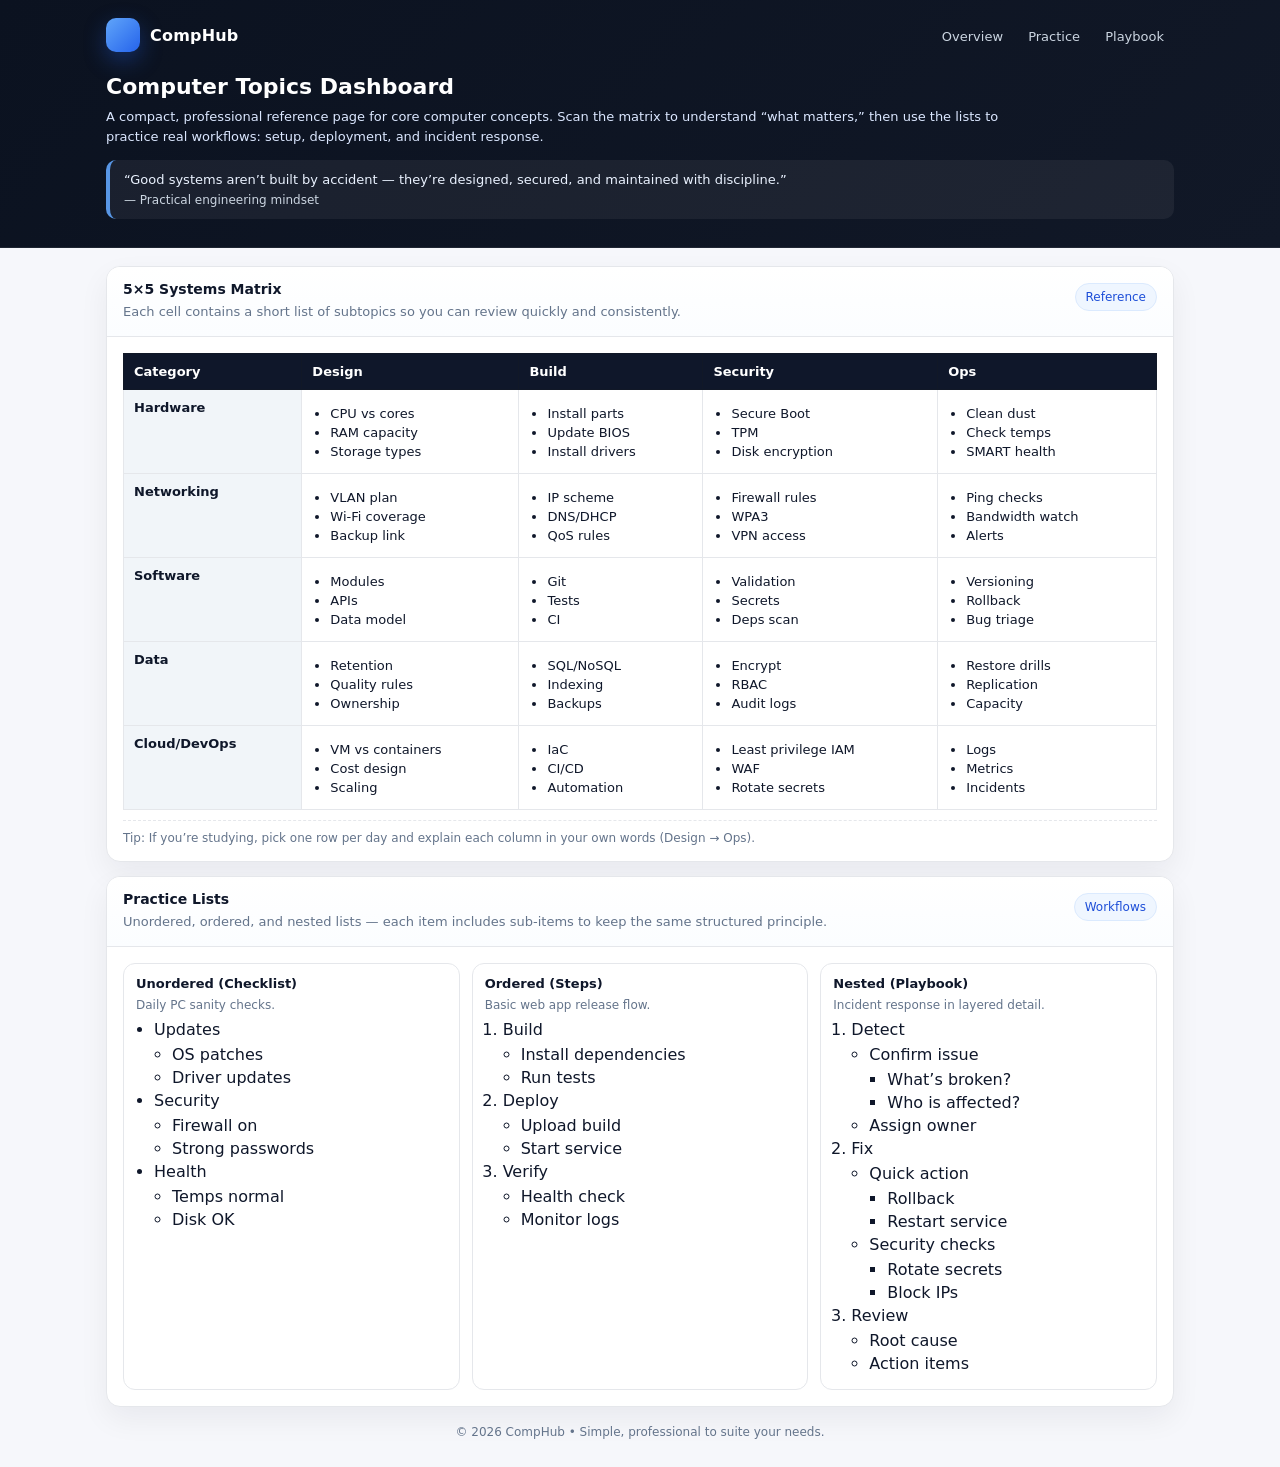
<file: index.html>
<!doctype html>
<html lang="en">
<head>
  <meta charset="utf-8">
  <meta name="viewport" content="width=device-width,initial-scale=1">
  <title>Computer Topics Dashboard</title>
  <style>
    :root{
      --bg:#f6f7fb;
      --card:#ffffff;
      --text:#0f172a;
      --muted:#64748b;
      --border:#e5e7eb;
      --brand:#2563eb;
      --header:#0b1220;
    }

    *{box-sizing:border-box}
    body{margin:0;font-family:system-ui,-apple-system,Segoe UI,Roboto,Arial,sans-serif;background:var(--bg);color:var(--text);}

    /* Top bar */
    header{
      background:linear-gradient(135deg, var(--header), #111827);
      color:#fff;
      padding:18px 0;
      border-bottom:1px solid rgba(255,255,255,.08);
    }
    .container{max-width:1100px;margin:0 auto;padding:0 16px;}
    .top{
      display:flex;
      align-items:center;
      justify-content:space-between;
      gap:12px;
    }
    .brand{
      display:flex; align-items:center; gap:10px;
      font-weight:700; letter-spacing:.2px;
    }
    .logo{
      width:34px;height:34px;border-radius:10px;
      background:linear-gradient(135deg, #60a5fa, #2563eb);
      display:inline-block;
      box-shadow:0 8px 22px rgba(37,99,235,.35);
    }
    nav a{
      color:#cbd5e1; text-decoration:none; font-size:13px;
      padding:8px 10px; border-radius:10px;
    }
    nav a:hover{background:rgba(255,255,255,.08); color:#fff;}

    /* Hero */
    .hero{padding:22px 0 10px;}
    .hero h1{margin:0;font-size:22px;}
    .hero p{margin:8px 0 0;color:#dbe7ff;max-width:900px;font-size:13px;line-height:1.5;}

    /* Quote */
    blockquote{
      margin:14px 0 0;
      padding:12px 14px;
      border-left:4px solid rgba(96,165,250,.9);
      background:rgba(255,255,255,.06);
      border-radius:10px;
      color:#eaf2ff;
      font-size:13px;
    }
    blockquote span{display:block;margin-top:6px;color:#cbd5e1;font-size:12px;}

    /* Page layout */
    main{padding:18px 0 28px;}
    .grid{
      display:grid;
      grid-template-columns: 1fr;
      gap:14px;
    }

    .card{
      background:var(--card);
      border:1px solid var(--border);
      border-radius:14px;
      box-shadow:0 12px 30px rgba(15,23,42,.06);
      overflow:hidden;
    }
    .card-h{
      padding:14px 16px;
      border-bottom:1px solid var(--border);
      display:flex; justify-content:space-between; align-items:flex-start; gap:12px;
      background:linear-gradient(180deg, #ffffff 0%, #fbfdff 100%);
    }
    .card-h h2{margin:0;font-size:14px;}
    .card-h p{margin:6px 0 0;color:var(--muted);font-size:13px;line-height:1.45;}
    .pill{
      font-size:12px;
      color:#1d4ed8;
      background:#eff6ff;
      border:1px solid #dbeafe;
      padding:6px 10px;
      border-radius:999px;
      white-space:nowrap;
      margin-top:2px;
    }

    .card-b{padding:16px;}

    /* Table */
    .table-wrap{overflow:auto;}
    table{width:100%;border-collapse:collapse;min-width:820px;}
    th,td{border:1px solid var(--border);padding:10px;vertical-align:top;font-size:13px;}
    th{background:#f1f5f9;text-align:left;font-weight:700;}
    thead th{background:#0f172a;color:#fff;border-color:#111827;}
    thead th:first-child{border-left-color:#111827;}
    ul,ol{margin:6px 0 0;padding-left:18px;}
    li{margin:4px 0;}
    .note{
      font-size:12px;color:var(--muted);margin-top:10px;
      padding-top:10px;border-top:1px dashed var(--border);
    }

    /* Lists section */
    .lists{
      display:grid;
      grid-template-columns: repeat(3, minmax(0, 1fr));
      gap:12px;
    }
    .panel{
      border:1px solid var(--border);
      border-radius:12px;
      padding:12px;
      background:#fff;
    }
    .panel h3{margin:0;font-size:13px;}
    .panel p{margin:6px 0 0;color:var(--muted);font-size:12px;line-height:1.45;}

    /* Footer */
    footer{
      text-align:center;
      color:var(--muted);
      font-size:12px;
      padding:18px 0 0;
    }

    /* Responsive */
    @media (max-width: 900px){
      .lists{grid-template-columns:1fr;}
      nav{display:none;}
    }
  </style>
</head>

<body>
  <header>
    <div class="container">
      <div class="top">
        <div class="brand">
          <span class="logo" aria-hidden="true"></span>
          <span>CompHub</span>
        </div>
        <nav aria-label="Primary navigation">
          <a href="#overview">Overview</a>
          <a href="#practice">Practice</a>
          <a href="#playbook">Playbook</a>
        </nav>
      </div>

      <div class="hero">
        <h1>Computer Topics Dashboard</h1>
        <p>
          A compact, professional reference page for core computer concepts. Scan the matrix to understand “what matters,”
          then use the lists to practice real workflows: setup, deployment, and incident response.
        </p>

        <!-- QUOTATION (requested) -->
        <blockquote>
          “Good systems aren’t built by accident — they’re designed, secured, and maintained with discipline.”
          <span>— Practical engineering mindset</span>
        </blockquote>
      </div>
    </div>
  </header>

  <main>
    <div class="container">
      <div class="grid">

        <!-- TABLE CARD -->
        <section class="card" id="overview">
          <div class="card-h">
            <div>
              <h2>5×5 Systems Matrix</h2>
              <p>Each cell contains a short list of subtopics so you can review quickly and consistently.</p>
            </div>
            <div class="pill">Reference</div>
          </div>

          <div class="card-b">
            <div class="table-wrap">
              <table aria-label="Computer systems 5 by 5 table">
                <thead>
                  <tr>
                    <th>Category</th>
                    <th>Design</th>
                    <th>Build</th>
                    <th>Security</th>
                    <th>Ops</th>
                  </tr>
                </thead>

                <tbody>
                  <tr>
                    <th>Hardware</th>
                    <td><ul><li>CPU vs cores</li><li>RAM capacity</li><li>Storage types</li></ul></td>
                    <td><ul><li>Install parts</li><li>Update BIOS</li><li>Install drivers</li></ul></td>
                    <td><ul><li>Secure Boot</li><li>TPM</li><li>Disk encryption</li></ul></td>
                    <td><ul><li>Clean dust</li><li>Check temps</li><li>SMART health</li></ul></td>
                  </tr>

                  <tr>
                    <th>Networking</th>
                    <td><ul><li>VLAN plan</li><li>Wi-Fi coverage</li><li>Backup link</li></ul></td>
                    <td><ul><li>IP scheme</li><li>DNS/DHCP</li><li>QoS rules</li></ul></td>
                    <td><ul><li>Firewall rules</li><li>WPA3</li><li>VPN access</li></ul></td>
                    <td><ul><li>Ping checks</li><li>Bandwidth watch</li><li>Alerts</li></ul></td>
                  </tr>

                  <tr>
                    <th>Software</th>
                    <td><ul><li>Modules</li><li>APIs</li><li>Data model</li></ul></td>
                    <td><ul><li>Git</li><li>Tests</li><li>CI</li></ul></td>
                    <td><ul><li>Validation</li><li>Secrets</li><li>Deps scan</li></ul></td>
                    <td><ul><li>Versioning</li><li>Rollback</li><li>Bug triage</li></ul></td>
                  </tr>

                  <tr>
                    <th>Data</th>
                    <td><ul><li>Retention</li><li>Quality rules</li><li>Ownership</li></ul></td>
                    <td><ul><li>SQL/NoSQL</li><li>Indexing</li><li>Backups</li></ul></td>
                    <td><ul><li>Encrypt</li><li>RBAC</li><li>Audit logs</li></ul></td>
                    <td><ul><li>Restore drills</li><li>Replication</li><li>Capacity</li></ul></td>
                  </tr>

                  <tr>
                    <th>Cloud/DevOps</th>
                    <td><ul><li>VM vs containers</li><li>Cost design</li><li>Scaling</li></ul></td>
                    <td><ul><li>IaC</li><li>CI/CD</li><li>Automation</li></ul></td>
                    <td><ul><li>Least privilege IAM</li><li>WAF</li><li>Rotate secrets</li></ul></td>
                    <td><ul><li>Logs</li><li>Metrics</li><li>Incidents</li></ul></td>
                  </tr>
                </tbody>
              </table>
            </div>

            <div class="note">
              Tip: If you’re studying, pick one row per day and explain each column in your own words (Design → Ops).
            </div>
          </div>
        </section>

        <!-- LISTS CARD -->
        <section class="card" id="practice">
          <div class="card-h">
            <div>
              <h2>Practice Lists</h2>
              <p>Unordered, ordered, and nested lists — each item includes sub-items to keep the same structured principle.</p>
            </div>
            <div class="pill">Workflows</div>
          </div>

          <div class="card-b">
            <div class="lists">

              <div class="panel">
                <h3>Unordered (Checklist)</h3>
                <p>Daily PC sanity checks.</p>
                <ul>
                  <li>Updates
                    <ul><li>OS patches</li><li>Driver updates</li></ul>
                  </li>
                  <li>Security
                    <ul><li>Firewall on</li><li>Strong passwords</li></ul>
                  </li>
                  <li>Health
                    <ul><li>Temps normal</li><li>Disk OK</li></ul>
                  </li>
                </ul>
              </div>

              <div class="panel">
                <h3>Ordered (Steps)</h3>
                <p>Basic web app release flow.</p>
                <ol>
                  <li>Build
                    <ul><li>Install dependencies</li><li>Run tests</li></ul>
                  </li>
                  <li>Deploy
                    <ul><li>Upload build</li><li>Start service</li></ul>
                  </li>
                  <li>Verify
                    <ul><li>Health check</li><li>Monitor logs</li></ul>
                  </li>
                </ol>
              </div>

              <div class="panel" id="playbook">
                <h3>Nested (Playbook)</h3>
                <p>Incident response in layered detail.</p>
                <ol>
                  <li>Detect
                    <ul>
                      <li>Confirm issue
                        <ul><li>What’s broken?</li><li>Who is affected?</li></ul>
                      </li>
                      <li>Assign owner</li>
                    </ul>
                  </li>
                  <li>Fix
                    <ul>
                      <li>Quick action
                        <ul><li>Rollback</li><li>Restart service</li></ul>
                      </li>
                      <li>Security checks
                        <ul><li>Rotate secrets</li><li>Block IPs</li></ul>
                      </li>
                    </ul>
                  </li>
                  <li>Review
                    <ul><li>Root cause</li><li>Action items</li></ul>
                  </li>
                </ol>
              </div>

            </div>
          </div>
        </section>

      </div>

      <footer>© 2026 CompHub • Simple, professional to suite your needs.</footer>
    </div>
  </main>
</body>
</html>
</file>
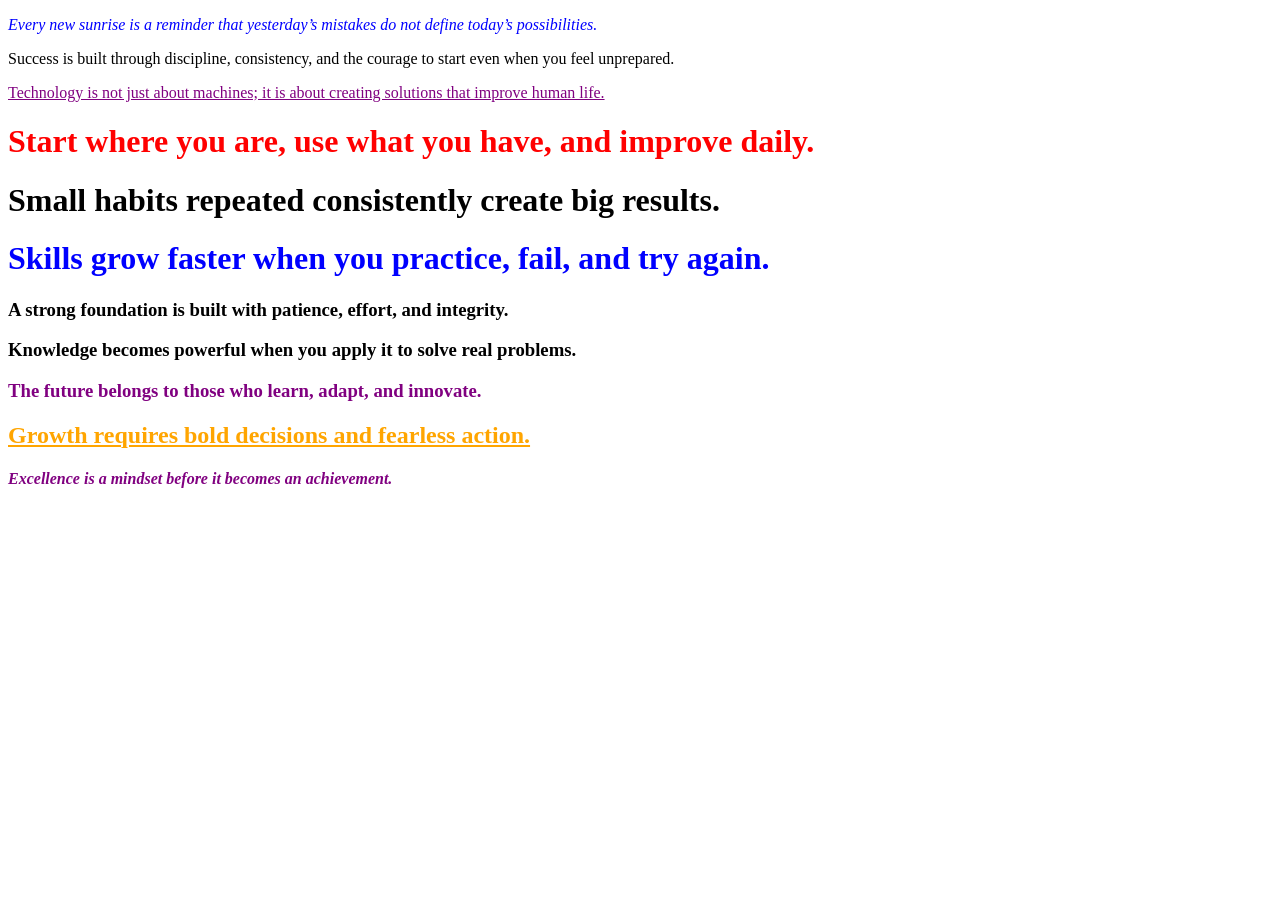
<file: assign.html>
<!DOCTYPE html>
<html>
<head>
 

  <link rel="stylesheet" href="style.css">


  <style>
    / Paragraph 2 - internal (Orange, Bold) /
    .p2{
      color: orange;
      font-weight: bold;
    }

    / Highlight 2 - internal (Color) /
    .highlight2{
      color: green;
    }

    / Building 2 - internal (Color) /
    .building2{
      color: brown;
    }
  </style>
</head>

<body>


  <p style="color: blue; font-style: italic;">
    Every new sunrise is a reminder that yesterday’s mistakes do not define today’s possibilities.
  </p>

  <p class="p2">
    Success is built through discipline, consistency, and the courage to start even when you feel unprepared.
  </p>

  <p class="p3">
    Technology is not just about machines; it is about creating solutions that improve human life.
  </p>

 
  <h1 style="color: red;">
    Start where you are, use what you have, and improve daily.
  </h1>

  <h1 class="highlight2">
    Small habits repeated consistently create big results.
  </h1>

  <h1 class="highlight3">
    Skills grow faster when you practice, fail, and try again.
  </h1>


  <h3 style="color: black;">
    A strong foundation is built with patience, effort, and integrity.
  </h3>

  <h3 class="building2">
    Knowledge becomes powerful when you apply it to solve real problems.
  </h3>

  <h3 class="building3">
    The future belongs to those who learn, adapt, and innovate.
  </h3>


  <h2 class="externalH2">
    Growth requires bold decisions and fearless action.
  </h2>

  <h4 class="externalH4">
    Excellence is a mindset before it becomes an achievement.
  </h4>

</body>
</html>
</file>
<file: style.css>
/* Paragraph 3 - external (Purple, Underline) */
.p3{
  color: purple;
  text-decoration: underline;
}

/* Highlight 3 - external */
.highlight3{
  color: blue;
}

/* Building 3 - external */
.building3{
  color: purple;
}

/* NEW h2 - external (Orange, Bold, Underline) */
.externalH2{
  color: orange;
  font-weight: bold;
  text-decoration: underline;
}

/* NEW h4 - external (Purple, Italics) */
.externalH4{
  color: purple;
  font-style: italic;
}
</file>
